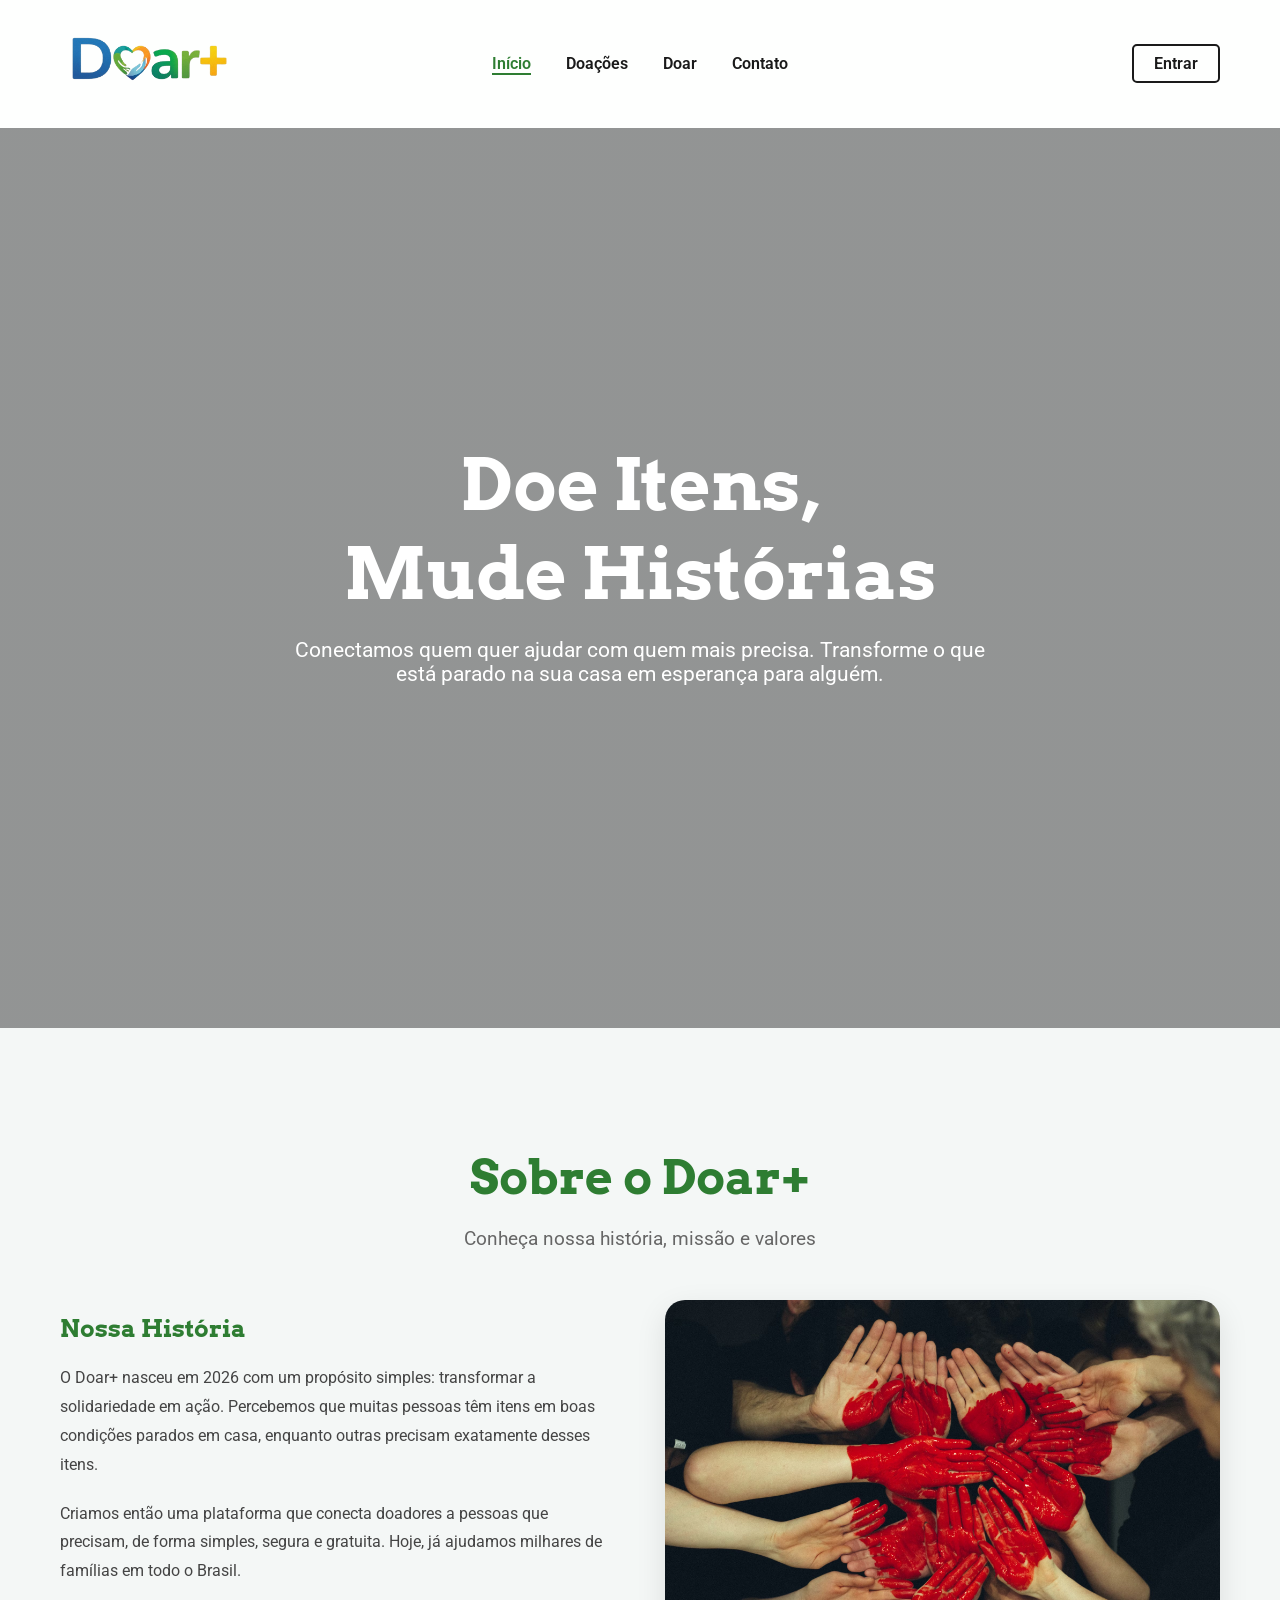
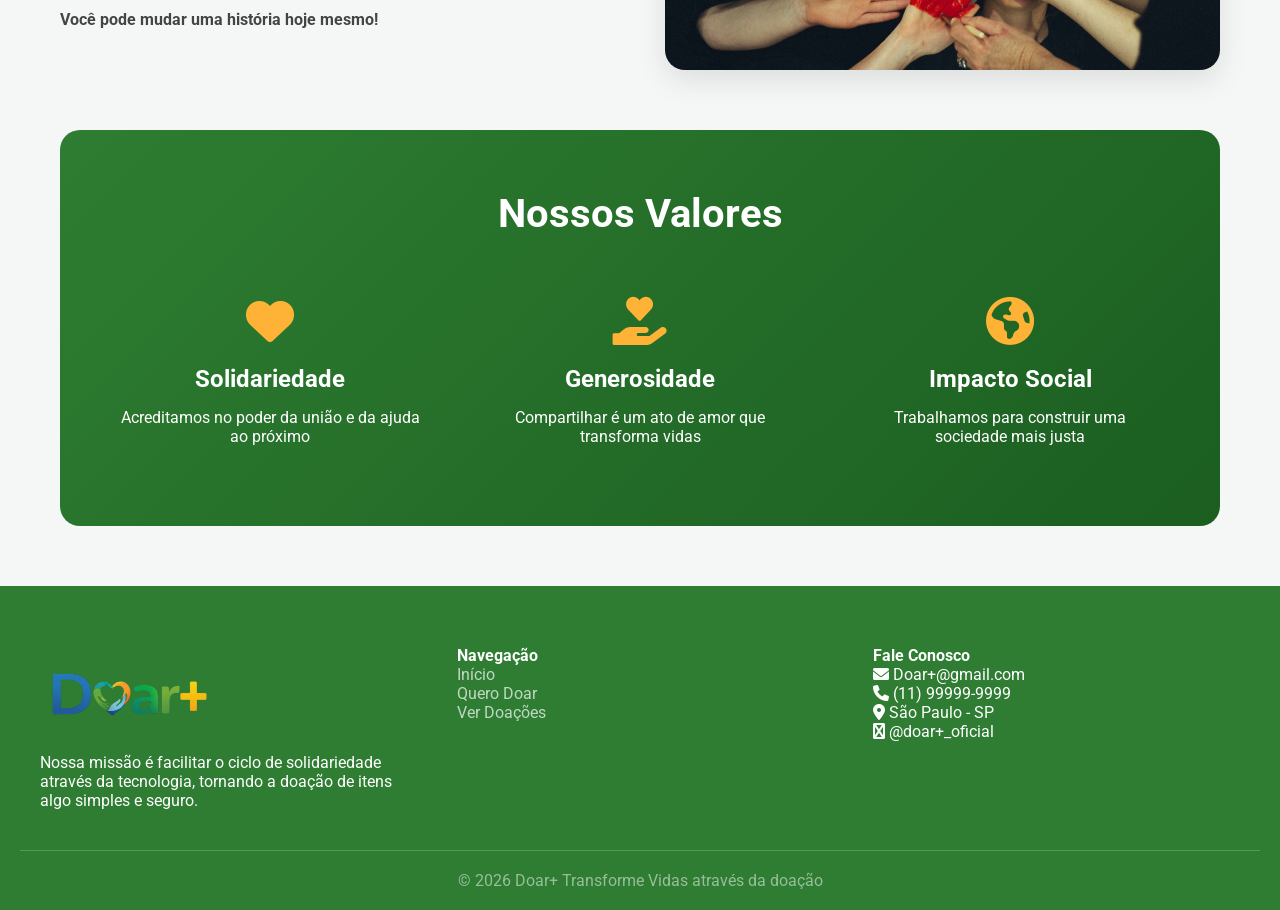
<file: index.html>
<!DOCTYPE html>
<html lang="pt-br">
<head>
    <meta charset="UTF-8">
    <meta name="viewport" content="width=device-width, initial-scale=1.0">
    <title>Doar+ | Sobre Nós</title>
    <link rel="preconnect" href="https://fonts.googleapis.com">
    <link rel="preconnect" href="https://fonts.gstatic.com" crossorigin>
    <link href="https://fonts.googleapis.com/css2?family=Arvo:wght@400;700&family=Roboto:wght@400;500;700&display=swap" rel="stylesheet">
    <link rel="stylesheet" href="https://cdnjs.cloudflare.com/ajax/libs/font-awesome/6.0.0/css/all.min.css">
    <link rel="stylesheet" href="css/global.css">
    <link rel="stylesheet" href="css/header.css">
    <link rel="stylesheet" href="css/footer.css">
    <link rel="stylesheet" href="css/componentes.css">
    <link rel="stylesheet" href="css/formularios.css">
    <link rel="stylesheet" href="css/paginas.css">
    <link rel="stylesheet" href="css/responsivo.css">
</head>
<body>
    <header class="header">
        <div class="container-header">
            <div class="logo-area">
                <a href="index.html"><img src="imagens/logoDoar.png" alt="Logo Doar+" class="minha-logo"></a>
            </div>
    
            <nav class="menu">
                <ul>
                    <li><a href="index.html" class="active">Início</a></li>
                    <li><a href="verdoações.html">Doações</a></li>
                    <li><a href="doar.html">Doar</a></li>
                    
                    <li><a href="contato.html">Contato</a></li>
                    
                </ul>
            </nav>
            <div class="acoes-header">
                <a href="login.html" class="btn-login-moderno">Entrar</a>
                
            </div>
        </div>
    </header>

    <section class="hero">
        <div class="hero-content">
            <h1>Doe Itens, <br>Mude Histórias</h1>
            <p>Conectamos quem quer ajudar com quem mais precisa. Transforme o que está parado na sua casa em esperança para alguém.</p>
           
        </div>
    </section>

    <main class="sobre-container">
        <div class="sobre-header">
            <h1>Sobre o Doar+</h1>
            <p>Conheça nossa história, missão e valores</p>
        </div>
    
        <div class="sobre-grid">
            <div class="sobre-texto">
                <h2>Nossa História</h2>
                <p>O Doar+ nasceu em 2026 com um propósito simples: transformar a solidariedade em ação. Percebemos que muitas pessoas têm itens em boas condições parados em casa, enquanto outras precisam exatamente desses itens.</p>
                <p>Criamos então uma plataforma que conecta doadores a pessoas que precisam, de forma simples, segura e gratuita. Hoje, já ajudamos milhares de famílias em todo o Brasil.</p>
                <p><strong>Você pode mudar uma história hoje mesmo!</strong></p>
            </div>
            <div class="sobre-imagem">
                <img src="imagens/coracaoMaos.avif" alt="Pessoas ajudando">
            </div>
        </div>
    
        <div class="valores">
            <h2>Nossos Valores</h2>
            <div class="valores-grid">
                <div class="valor-item">
                    <i class="fas fa-heart"></i>
                    <h3>Solidariedade</h3>
                    <p>Acreditamos no poder da união e da ajuda ao próximo</p>
                </div>
                <div class="valor-item">
                    <i class="fas fa-hand-holding-heart"></i>
                    <h3>Generosidade</h3>
                    <p>Compartilhar é um ato de amor que transforma vidas</p>
                </div>
                <div class="valor-item">
                    <i class="fas fa-globe-americas"></i>
                    <h3>Impacto Social</h3>
                    <p>Trabalhamos para construir uma sociedade mais justa</p>
                </div>
            </div>
            <a href="perfil.html" class="perfil-usuario"></a>
        </div>
    </main>

    <footer class="footer" id="contato-footer">
        <div class="container-footer">
            <div class="footer-info">
                <div class="logo-area">
                    <img src="imagens/logoDoar.png" alt="Logo Doar+" class="minha-logo">
                </div>
                <p>Nossa missão é facilitar o ciclo de solidariedade através da tecnologia, tornando a doação de itens algo simples e seguro.</p>
            </div>

            <div class="footer-links">
                <h4>Navegação</h4>
                <ul>
                    <li><a href="index.html">Início</a></li>
                    <li><a href="doar.html">Quero Doar</a></li>
                    <li><a href="verdoações.html">Ver Doações</a></li>
                    
                </ul>
            </div>

            <div class="footer-contact">
                <h4>Fale Conosco</h4>
                <p><i class="fas fa-envelope"></i> Doar+@gmail.com</p>
                <p><i class="fas fa-phone"></i> (11) 99999-9999</p>
                <p><i class="fas fa-map-marker-alt"></i> São Paulo - SP</p>
                <p><i class="fas fa-instagram"></i> @doar+_oficial</p>
            </div>
        </div>
        <div class="footer-bottom">
            <p>&copy; 2026 Doar+ Transforme Vidas através da doação</p>
        </div>
    </footer>
</body>
</html>
</file>
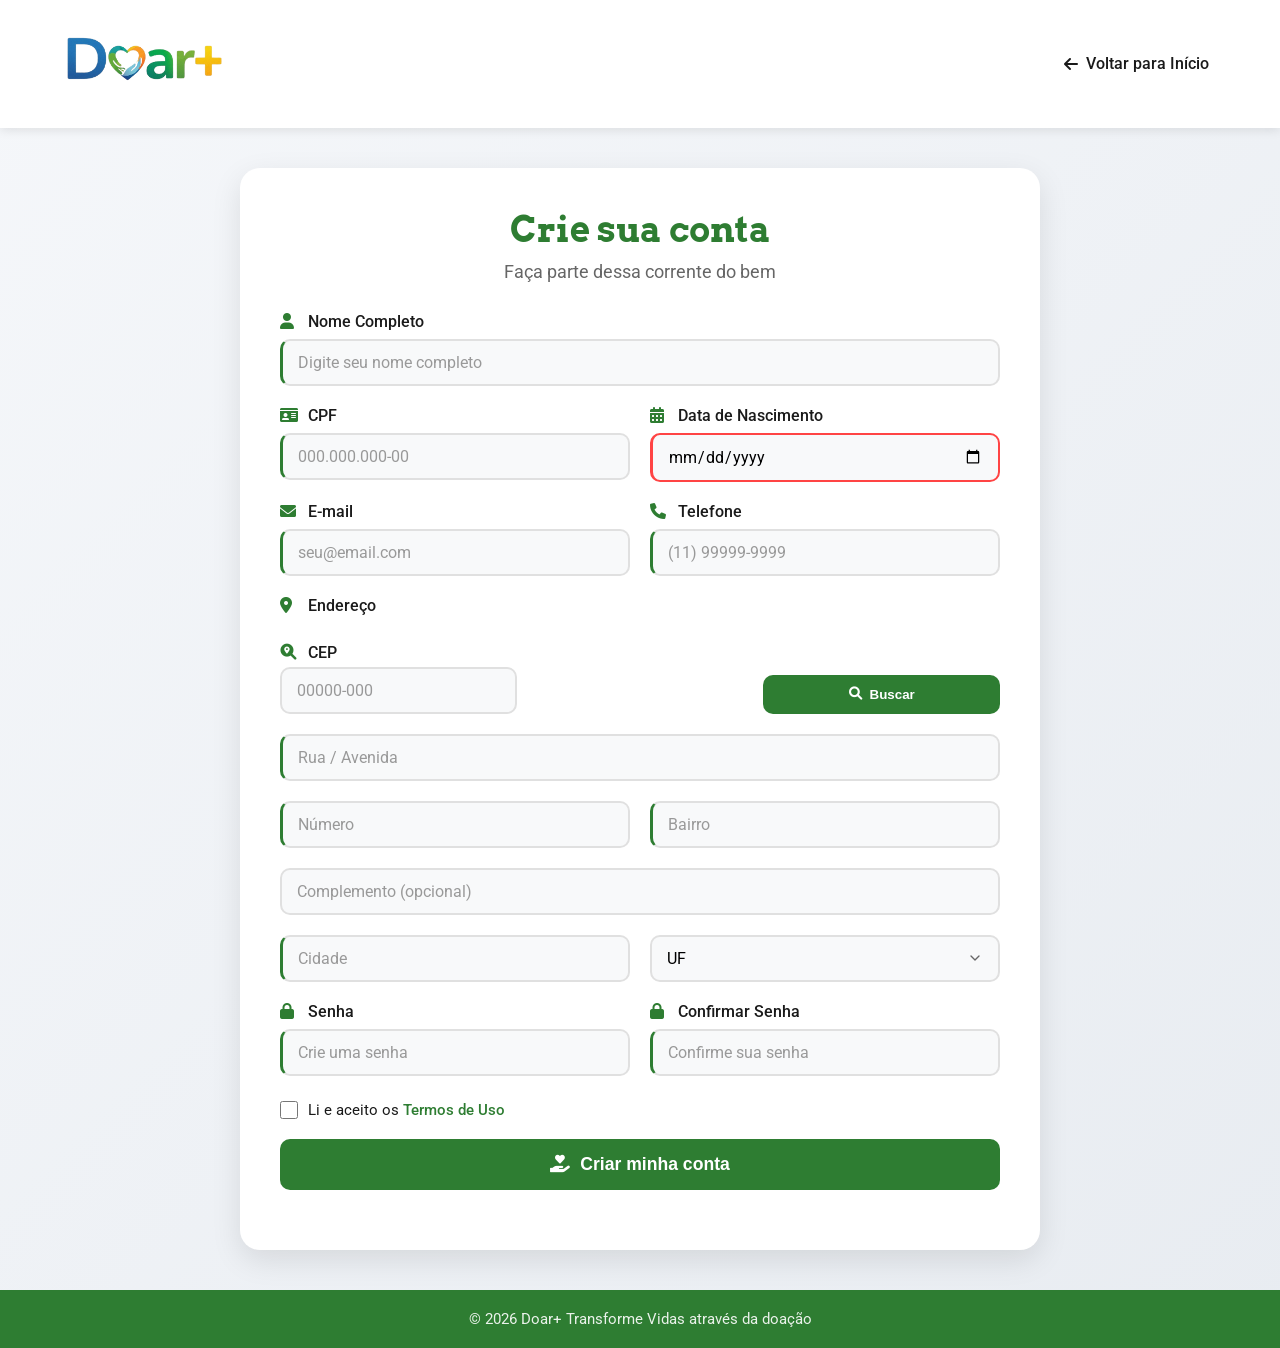
<file: cadastro.html>
<!DOCTYPE html>
<html lang="pt-br">
<head>
    <meta charset="UTF-8">
    <meta name="viewport" content="width=device-width, initial-scale=1.0">
    <title>Doar+ | Criar Conta</title>
    <link rel="preconnect" href="https://fonts.googleapis.com">
    <link rel="preconnect" href="https://fonts.gstatic.com" crossorigin>
    <link href="https://fonts.googleapis.com/css2?family=Arvo:wght@400;700&family=Roboto:wght@400;500;700&display=swap" rel="stylesheet">
    <link rel="stylesheet" href="https://cdnjs.cloudflare.com/ajax/libs/font-awesome/6.0.0/css/all.min.css">
    <link rel="stylesheet" href="css/global.css">
    <link rel="stylesheet" href="css/header.css">
    <link rel="stylesheet" href="css/footer.css">
    <link rel="stylesheet" href="css/componentes.css">
    <link rel="stylesheet" href="css/formularios.css">
    <link rel="stylesheet" href="css/paginas.css">
    <link rel="stylesheet" href="css/responsivo.css">
</head>
<body class="body-login">
    <header class="header-login">
        <div class="container-header-login">
            <a href="index.html" class="logo-area">
                <img src="imagens/logoDoar.png" alt="Logo Doar+" class="minha-logo">
            </a>
            <a href="index.html" class="btn-voltar-inicio">
                <i class="fas fa-arrow-left"></i> Voltar para Início
            </a>
        </div>
    </header>

    <main class="login-main">
        <div class="login-container">
            <div class="login-header">
                <h2>Crie sua conta</h2>
                <p>Faça parte dessa corrente do bem</p>
            </div>

            <!-- ID: formCadastro (usado para o evento de submit) -->
            <form class="login-form" id="formCadastro">
                <div class="form-grid">
                    <div class="form-group full-width">
                        <label for="nome"><i class="fas fa-user"></i> Nome Completo</label>
                        <input type="text" id="nome" placeholder="Digite seu nome completo" required>
                    </div>

                    <div class="form-group">
                        <label for="cpf"><i class="fas fa-id-card"></i> CPF</label>
                        <!-- ID: cpf (usado na máscara e na validação matemática) -->
                        <input type="text" id="cpf" placeholder="000.000.000-00" maxlength="14" required>
                    </div>

                    <div class="form-group">
                        <label for="nascimento"><i class="fas fa-calendar-alt"></i> Data de Nascimento</label>
                        <input type="date" id="nascimento" required>
                    </div>

                    <div class="form-group">
                        <label for="email"><i class="fas fa-envelope"></i> E-mail</label>
                        <input type="email" id="email" placeholder="seu@email.com" required>
                    </div>

                    <div class="form-group">
                        <label for="telefone"><i class="fas fa-phone"></i> Telefone</label>
                        <input type="tel" id="telefone" placeholder="(11) 99999-9999" required>
                    </div>

                    <div class="form-group full-width">
                        <label><i class="fas fa-map-marker-alt"></i> Endereço</label>
                    </div>

                    <div class="form-group full-width">
                        <div style="display: flex; gap: 10px; align-items: flex-end;">
                            <div style="flex: 2;">
                                <label for="cep" style="margin-bottom: 5px;"><i class="fas fa-search-location"></i> CEP</label>
                                <!-- ID: cep (usado para buscar na API ViaCEP) -->
                                <input type="text" id="cep" placeholder="00000-000" maxlength="9">
                            </div>
                            <div style="flex: 1;">
                                <!-- ID: btnBuscarCep -->
                                <button type="button" id="btnBuscarCep" class="btn-buscar-cep">
                                    <i class="fas fa-search"></i> Buscar
                                </button>
                            </div>
                        </div>
                    </div>

                    <!-- IDs: rua, numero, bairro, cidade, uf (preenchidos automaticamente pelo cep.js) -->
                    <div class="form-group full-width">
                        <input type="text" id="rua" placeholder="Rua / Avenida" required>
                    </div>

                    <div class="form-group">
                        <input type="text" id="numero" placeholder="Número" required>
                    </div>

                    <div class="form-group">
                        <input type="text" id="bairro" placeholder="Bairro" required>
                    </div>

                    <div class="form-group full-width">
                        <input type="text" id="complemento" placeholder="Complemento (opcional)">
                    </div>

                    <div class="form-group">
                        <input type="text" id="cidade" placeholder="Cidade" required>
                    </div>

                    <div class="form-group">
                        <select id="uf" required>
                            <option value="">UF</option>
                            <option value="AC">AC</option> <option value="AL">AL</option>
                            <option value="AP">AP</option> <option value="AM">AM</option>
                            <option value="BA">BA</option> <option value="CE">CE</option>
                            <option value="DF">DF</option> <option value="ES">ES</option>
                            <option value="GO">GO</option> <option value="MA">MA</option>
                            <option value="MT">MT</option> <option value="MS">MS</option>
                            <option value="MG">MG</option> <option value="PA">PA</option>
                            <option value="PB">PB</option> <option value="PR">PR</option>
                            <option value="PE">PE</option> <option value="PI">PI</option>
                            <option value="RJ">RJ</option> <option value="RN">RN</option>
                            <option value="RS">RS</option> <option value="RO">RO</option>
                            <option value="RR">RR</option> <option value="SC">SC</option>
                            <option value="SP">SP</option> <option value="SE">SE</option>
                            <option value="TO">TO</option>
                        </select>
                    </div>

                    <div class="form-group">
                        <label for="senha"><i class="fas fa-lock"></i> Senha</label>
                        <!-- ID: senha -->
                        <input type="password" id="senha" placeholder="Crie uma senha" required>
                    </div>

                    <div class="form-group">
                        <label for="confirmar-senha"><i class="fas fa-lock"></i> Confirmar Senha</label>
                        <!-- ID: confirmar-senha -->
                        <input type="password" id="confirmar-senha" placeholder="Confirme sua senha" required>
                    </div>
                </div>

                <div class="termos-group">
                    <input type="checkbox" id="termos" required>
                    <label for="termos">Li e aceito os <a href="#">Termos de Uso</a></label>
                </div>

                <button type="submit" class="btn-cadastro">
                    <i class="fas fa-hand-holding-heart"></i> Criar minha conta
                </button>
            </form>
        </div>
    </main>

    <footer class="footer-login">
        <div class="container-footer-login">
            <p>&copy; 2026 Doar+ Transforme Vidas através da doação</p>
        </div>
    </footer>

    <!-- Scripts carregados ao final para garantir que os IDs existam no DOM -->
    <script src="JS/cep.js"></script>
    <script src="JS/validacoes.js"></script>
</body>
</html>
</file>
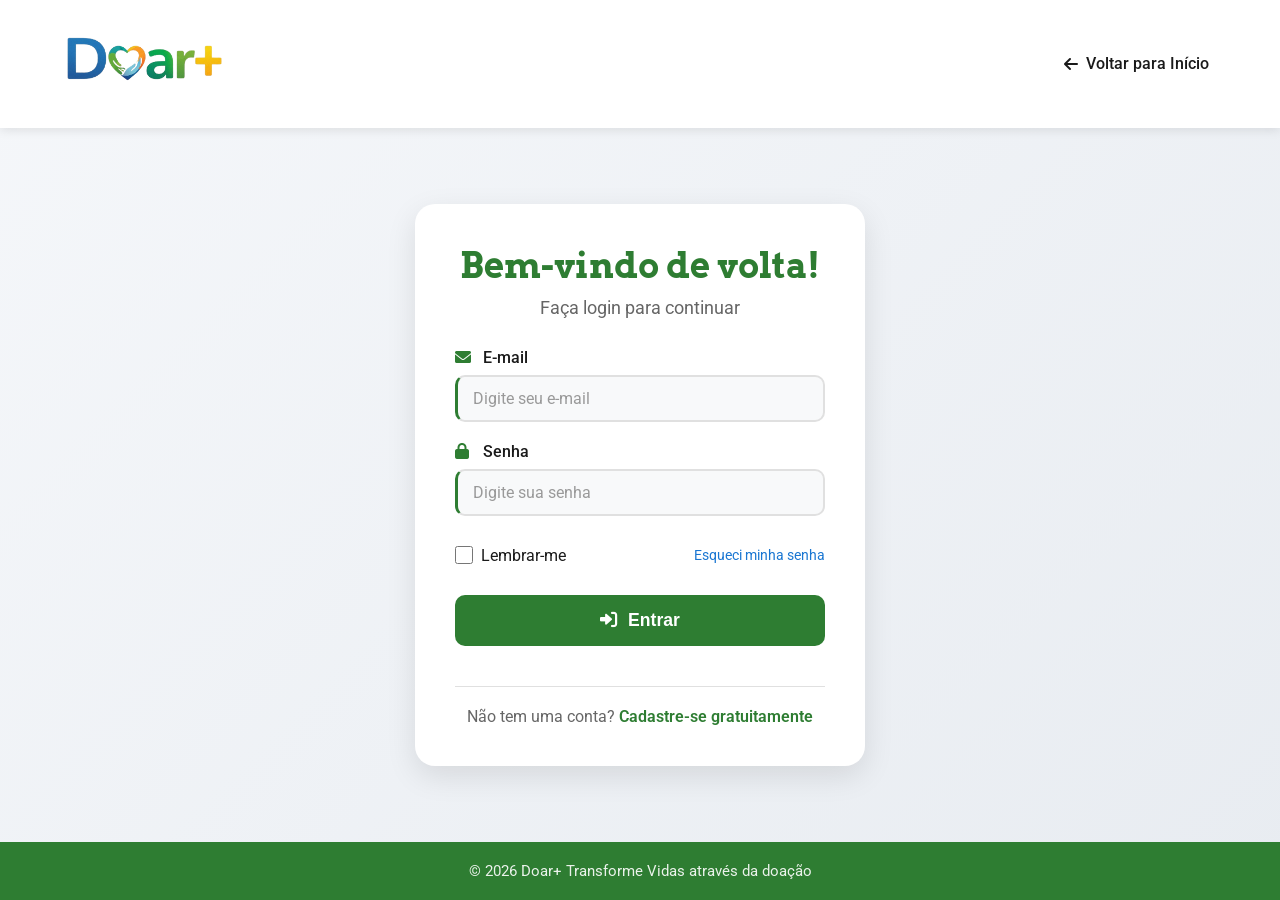
<file: login.html>
<!DOCTYPE html>
<html lang="pt-br">
<head>
    <meta charset="UTF-8">
    <meta name="viewport" content="width=device-width, initial-scale=1.0">
    <title>Doar+ | Entrar</title>
    <link rel="preconnect" href="https://fonts.googleapis.com">
    <link rel="preconnect" href="https://fonts.gstatic.com" crossorigin>
    <link href="https://fonts.googleapis.com/css2?family=Arvo:wght@400;700&family=Roboto:wght@400;500;700&display=swap" rel="stylesheet">
    <link rel="stylesheet" href="https://cdnjs.cloudflare.com/ajax/libs/font-awesome/6.0.0/css/all.min.css">
    <link rel="stylesheet" href="css/global.css">
    <link rel="stylesheet" href="css/header.css">
    <link rel="stylesheet" href="css/footer.css">
    <link rel="stylesheet" href="css/componentes.css">
    <link rel="stylesheet" href="css/formularios.css">
    <link rel="stylesheet" href="css/paginas.css">
    <link rel="stylesheet" href="css/responsivo.css">
</head>
<body class="body-login">
    <!-- Header simplificado -->
    <header class="header-login">
        <div class="container-header-login">
            <a href="index.html" class="logo-area">
                <img src="imagens/logoDoar.png" alt="Logo Doar+" class="minha-logo">
            </a>
            <a href="index.html" class="btn-voltar-inicio">
                <i class="fas fa-arrow-left"></i> Voltar para Início
            </a>
        </div>
    </header>

    <main class="login-main">
        <div class="login-container-simples">
            <div class="login-header">
                <h2>Bem-vindo de volta!</h2>
                <p>Faça login para continuar</p>
            </div>

            <form class="login-form-simples">
                <!-- E-mail -->
                <div class="form-group">
                    <label for="email">
                        <i class="fas fa-envelope"></i>
                        E-mail
                    </label>
                    <input type="email" id="email" placeholder="Digite seu e-mail" required>
                </div>

                <!-- Senha -->
                <div class="form-group">
                    <label for="senha">
                        <i class="fas fa-lock"></i>
                        Senha
                    </label>
                    <input type="password" id="senha" placeholder="Digite sua senha" required>
                </div>

                <!-- Lembrar-me e Esqueci senha -->
                <div class="login-opcoes">
                    <label class="checkbox-container">
                        <input type="checkbox"> 
                        <span>Lembrar-me</span>
                    </label>
                    <a href="#" class="esqueci-senha">Esqueci minha senha</a>
                </div>

                <!-- Botão de Login -->
                <button type="submit" class="btn-login">
                    <i class="fas fa-sign-in-alt"></i>
                    Entrar
                </button>

                <!-- Link para cadastro -->
                <div class="cadastro-link">
                    <p>Não tem uma conta? <a href="cadastro.html">Cadastre-se gratuitamente</a></p>
                </div>
            </form>
        </div>
    </main>

    <!-- Footer simplificado -->
    <footer class="footer-login">
        <div class="container-footer-login">
            <p>&copy; 2026 Doar+ Transforme Vidas através da doação</p>
        </div>
    </footer>
</body>
</html>
</file>
<file: css/global.css>
/* ===== VARIÁVEIS GLOBAIS ===== */
:root {
    --cor-primaria: #2e7d32;
    --cor-secundaria: #1565c0;
    --texto-escuro: #1a1a1a;
    --branco: #ffffff;
    --cinza-claro: #f4f7f6;
    --destaque-amarelo: #feb236;
    --verde-claro: #4caf50;
    --verde-escuro: #1b5e20;
    --cinza-input: #f8f9fa;
    --sombra-suave: 0 10px 30px rgba(0,0,0,0.1);
    --vermelho-erro: #ff4444;
    --azul-link: #1976d2;
}

/* ===== ESTILOS GERAIS ===== */
* {
    margin: 0;
    padding: 0;
    box-sizing: border-box;
}

body {
    margin: 0;
    font-family: 'Roboto', sans-serif;
    background-color: var(--cinza-claro);
}

/* ===== MENSAGENS DE ALERTA ===== */
.alert-sucesso {
    background: #4caf50;
    color: white;
    text-align: center;
    padding: 10px;
    position: fixed;
    top: 80px;
    width: 100%;
    z-index: 999;
}

.alert-erro {
    background: #ff4444;
    color: white;
    text-align: center;
    padding: 10px;
    position: fixed;
    top: 80px;
    width: 100%;
    z-index: 999;
}
</file>
<file: css/header.css>
/* ===== HEADER PRINCIPAL ===== */
.header {
    position: static;
    top: 0;
    left: 0;
    width: 100%;
    background: rgba(255, 255, 255, 0.95);
    z-index: 1000;
}

.container-header {
    max-width: 1200px;
    margin: auto;
    display: flex;
    align-items: center;
    justify-content: space-between;
    padding: 10px 20px;
    position: relative;
}

/* Logo */
.logo-area {
    cursor: pointer;
}

.logo-area .minha-logo {
    width: 180px;
    height: auto;
    cursor: pointer;
}

/* Menu Central */
.menu {
    position: absolute;
    left: 50%;
    transform: translateX(-50%);
}

.menu ul {
    list-style: none;
    display: flex;
    gap: 35px;
    margin: 0;
    padding: 0;
}

.menu a {
    text-decoration: none;
    color: var(--texto-escuro);
    font-weight: 600;
    transition: 0.3s;
    cursor: pointer;
}

.menu a:hover {
    color: var(--cor-primaria);
    transform: translateY(-2px);
    display: inline-block;
}

.menu a.active {
    color: var(--cor-primaria);
    border-bottom: 2px solid var(--cor-primaria);
}

/* Botões do Header */
.acoes-header {
    display: flex;
    align-items: center;
}

.foto-perfil-circulo {
    width: 60px;
    height: 60px;
    border-radius: 50%;
    object-fit: cover;
    border: 2px solid #fff;
}

.btn-login-moderno {
    text-decoration: none;
    color: var(--texto-escuro);
    border: 2px solid var(--texto-escuro);
    padding: 8px 20px;
    border-radius: 5px;
    font-weight: 600;
    transition: 0.3s;
    cursor: pointer;
}

.btn-login-moderno:hover {
    background: var(--texto-escuro);
    color: var(--branco);
}

.btn-cadastro-moderno {
    text-decoration: none;
    color: var(--branco);
    background: var(--cor-primaria);
    border: 2px solid var(--cor-primaria);
    padding: 8px 20px;
    border-radius: 5px;
    font-weight: 600;
    transition: 0.3s;
    cursor: pointer;
}

.btn-cadastro-moderno:hover {
    background: var(--verde-escuro);
    border-color: var(--verde-escuro);
    transform: translateY(-2px);
    box-shadow: 0 5px 15px rgba(46, 125, 50, 0.3);
}

/* Header do Login */
.header-login {
    background: var(--branco);
    box-shadow: 0 2px 10px rgba(0,0,0,0.1);
    padding: 10px 0;
}

.header-login img {
    width: 180px;
    height: auto;
}

.container-header-login {
    max-width: 1200px;
    margin: 0 auto;
    padding: 0 15px;
    display: flex;
    align-items: center;
}

.btn-voltar-inicio {
    display: flex;
    align-items: center;
    gap: 8px;
    text-decoration: none;
    color: var(--texto-escuro);
    font-weight: 500;
    padding: 8px 16px;
    border-radius: 5px;
    transition: 0.3s;
    cursor: pointer;
    margin-left: auto;
}

.btn-voltar-inicio:hover {
    background: var(--cinza-claro);
    color: var(--cor-primaria);
}
</file>
<file: css/footer.css>
/* ===== FOOTER PRINCIPAL ===== */
.footer {
    background-color: var(--cor-primaria);
    color: var(--branco);
    padding: 60px 20px 20px;
}

.container-footer {
    max-width: 1200px;
    margin: 0 auto;
    display: grid;
    grid-template-columns: repeat(3, 1fr);
    gap: 50px;
}

.footer .logo-text { 
    color: var(--branco); 
}

.footer-links ul { 
    list-style: none; 
    padding: 0; 
}

.footer-links a {
    text-decoration: none;
    color: rgba(255, 255, 255, 0.7);
    transition: 0.3s;
    display: inline-block;
    cursor: pointer;
}

.footer-links a:hover {
    color: var(--destaque-amarelo);
    padding-left: 10px;
}

.footer-bottom {
    margin-top: 40px;
    padding-top: 20px;
    border-top: 1px solid rgba(255,255,255,0.2);
    text-align: center;
    color: rgba(255,255,255,0.5);
}

/* Footer do Login */
.footer-login {
    background: var(--cor-primaria);
    color: var(--branco);
    padding: 20px;
    text-align: center;
}

.container-footer-login {
    max-width: 1200px;
    margin: 0 auto;
}

.footer-login p {
    margin: 0;
    opacity: 0.9;
    font-size: 0.95rem;
}
</file>
<file: css/componentes.css>
/* ===== BOTÕES PRINCIPAIS ===== */
.btn-principal {
    padding: 15px 35px;
    text-decoration: none;
    font-weight: bold;
    border-radius: 5px;
    transition: 0.3s;
    background: var(--cor-primaria);
    color: var(--branco);
    cursor: pointer;
}

.btn-principal:hover {
    background: #1b5e20;
    transform: scale(1.05);
}

.btn-secundario {
    padding: 15px 35px;
    text-decoration: none;
    font-weight: bold;
    border-radius: 5px;
    transition: 0.3s;
    background: transparent;
    border: 2px solid var(--branco);
    color: var(--branco);
    cursor: pointer;
}

.btn-secundario:hover {
    background: var(--branco);
    color: var(--texto-escuro);
}

.btn-doacoes {
    padding: 15px 35px;
    text-decoration: none;
    font-weight: bold;
    border-radius: 5px;
    transition: 0.3s;
    background: var(--azul-link);
    color: var(--branco);
    border: 2px solid var(--azul-link);
    cursor: pointer;
}

.btn-doacoes:hover {
    background: #0d47a1;
    border-color: #0d47a1;
    transform: scale(1.05);
}

/* Botão de busca CEP */
.btn-buscar-cep {
    background: var(--cor-primaria);
    color: var(--branco);
    border: none;
    padding: 12px 20px;
    border-radius: 10px;
    font-weight: 600;
    cursor: pointer;
    transition: all 0.3s;
    width: 100%;
    display: flex;
    align-items: center;
    justify-content: center;
    gap: 8px;
}

.btn-buscar-cep:hover {
    background: var(--verde-escuro);
    transform: translateY(-2px);
    box-shadow: 0 5px 15px rgba(46, 125, 50, 0.3);
}

.btn-buscar-cep:disabled {
    background: #999;
    cursor: not-allowed;
    transform: none;
}

/* ===== CARDS DE DOAÇÕES ===== */
.doacoes-grid {
    display: grid;
    grid-template-columns: repeat(3, 1fr);
    gap: 25px;
}

.card-doacao {
    background: var(--branco);
    border-radius: 15px;
    overflow: hidden;
    box-shadow: var(--sombra-suave);
    transition: 0.3s;
    position: relative;
    cursor: pointer;
}

.card-doacao:hover {
    transform: translateY(-5px);
    box-shadow: 0 15px 40px rgba(0,0,0,0.15);
}

.card-imagem {
    height: 200px;
    background: #e0e0e0;
    position: relative;
    overflow: hidden;
}

.card-imagem img {
    width: 100%;
    height: 100%;
    object-fit: cover;
    transition: 0.3s;
    cursor: pointer;
}

.card-doacao:hover .card-imagem img {
    transform: scale(1.1);
}

.card-categoria {
    position: absolute;
    top: 10px;
    right: 10px;
    background: var(--cor-primaria);
    color: var(--branco);
    padding: 5px 12px;
    border-radius: 20px;
    font-size: 0.8rem;
    font-weight: 600;
    z-index: 1;
    cursor: default;
}

.card-conteudo {
    padding: 20px;
}

.card-titulo {
    font-size: 1.2rem;
    font-weight: 600;
    color: var(--texto-escuro);
    margin-bottom: 10px;
    cursor: pointer;
}

.card-descricao {
    color: #666;
    font-size: 0.9rem;
    margin-bottom: 15px;
    line-height: 1.5;
    display: -webkit-box;
    -webkit-line-clamp: 2;
    -webkit-box-orient: vertical;
    overflow: hidden;
    cursor: pointer;
}

.card-info {
    display: flex;
    gap: 15px;
    margin-bottom: 15px;
    font-size: 0.9rem;
    color: #888;
    cursor: pointer;
}

.card-info i {
    color: var(--cor-primaria);
    width: 16px;
}

.card-footer {
    display: flex;
    justify-content: space-between;
    align-items: center;
    border-top: 1px solid #e0e0e0;
    padding-top: 15px;
}

.card-doador {
    display: flex;
    align-items: center;
    gap: 8px;
    font-size: 0.9rem;
    color: #666;
    cursor: pointer;
}

.card-doador i {
    color: var(--cor-primaria);
}

.btn-interessado {
    background: var(--cor-primaria);
    color: var(--branco);
    border: none;
    padding: 8px 18px;
    border-radius: 8px;
    font-size: 0.9rem;
    font-weight: 600;
    cursor: pointer;
    transition: 0.3s;
    display: flex;
    align-items: center;
    gap: 5px;
}

.btn-interessado:hover {
    background: var(--verde-escuro);
    transform: scale(1.05);
}

/* ===== FILTROS ===== */
.filtros {
    display: flex;
    gap: 15px;
    margin-bottom: 30px;
    flex-wrap: wrap;
}

.filtros select,
.filtros input {
    padding: 12px 15px;
    border: 2px solid #e0e0e0;
    border-radius: 8px;
    font-size: 1rem;
    flex: 1;
    min-width: 200px;
    font-family: 'Roboto', sans-serif;
    cursor: pointer;
}

.filtros select:focus,
.filtros input:focus {
    outline: none;
    border-color: var(--cor-primaria);
}

.filtros button {
    padding: 12px 25px;
    background: var(--cor-primaria);
    color: var(--branco);
    border: none;
    border-radius: 8px;
    cursor: pointer;
    transition: 0.3s;
    display: flex;
    align-items: center;
    gap: 8px;
    font-weight: 600;
    font-size: 1rem;
}

.filtros button:hover {
    background: var(--verde-escuro);
    transform: translateY(-2px);
}
</file>
<file: css/formularios.css>
/* ===== PÁGINAS DE LOGIN/CADASTRO ===== */
.body-login {
    min-height: 100vh;
    display: flex;
    flex-direction: column;
    background: linear-gradient(135deg, #f5f7fa 0%, #e8ecf1 100%);
    margin: 0;
}

.login-main {
    flex: 1;
    display: flex;
    align-items: center;
    justify-content: center;
    padding: 40px 20px;
}

.login-container {
    background: var(--branco);
    border-radius: 20px;
    box-shadow: var(--sombra-suave);
    max-width: 800px;
    width: 100%;
    padding: 40px;
}

.login-container-simples {
    background: var(--branco);
    border-radius: 20px;
    box-shadow: var(--sombra-suave);
    max-width: 450px;
    width: 100%;
    padding: 40px;
}

.login-header {
    text-align: center;
    margin-bottom: 30px;
}

.login-header h2 {
    font-family: 'Arvo', serif;
    font-size: 2.2rem;
    color: var(--cor-primaria);
    margin: 0 0 10px;
}

.login-header p {
    color: #666;
    font-size: 1.1rem;
    margin: 0;
}

/* Grids dos Formulários */
.form-grid {
    display: grid;
    grid-template-columns: 1fr 1fr;
    gap: 20px;
}

.login-form-simples {
    display: flex;
    flex-direction: column;
    gap: 20px;
}

/* Grupos de Formulário */
.form-group {
    display: flex;
    flex-direction: column;
}

.form-group.full-width {
    grid-column: span 2;
}

.form-group label {
    margin-bottom: 8px;
    font-weight: 500;
    color: var(--texto-escuro);
    display: flex;
    align-items: center;
    gap: 8px;
    cursor: pointer;
}

.form-group label i {
    color: var(--cor-primaria);
    width: 20px;
}

.form-group input,
.form-group textarea,
.form-group select {
    padding: 12px 15px;
    border: 2px solid #e0e0e0;
    border-radius: 10px;
    font-size: 1rem;
    transition: all 0.3s;
    background: var(--cinza-input);
    font-family: 'Roboto', sans-serif;
}

.form-group input:hover,
.form-group textarea:hover,
.form-group select:hover {
    border-color: var(--verde-claro);
}

.form-group input:focus,
.form-group textarea:focus,
.form-group select:focus {
    outline: none;
    border-color: var(--cor-primaria);
    box-shadow: 0 0 0 3px rgba(46, 125, 50, 0.1);
}

.form-group input::placeholder,
.form-group textarea::placeholder {
    color: #999;
}

.form-group textarea {
    resize: vertical;
    min-height: 120px;
}

.form-group select {
    cursor: pointer;
    appearance: none;
    background-image: url("data:image/svg+xml;charset=UTF-8,%3csvg xmlns='http://www.w3.org/2000/svg' viewBox='0 0 24 24' fill='none' stroke='%23666' stroke-width='2' stroke-linecap='round' stroke-linejoin='round'%3e%3cpolyline points='6 9 12 15 18 9'%3e%3c/polyline%3e%3c/svg%3e");
    background-repeat: no-repeat;
    background-position: right 15px center;
    background-size: 16px;
}

/* Validação */
.form-group input:required {
    border-left: 3px solid var(--cor-primaria);
}

.form-group input:invalid:not(:placeholder-shown) {
    border-color: var(--vermelho-erro);
}

.form-group input:valid:not(:placeholder-shown) {
    border-color: var(--verde-claro);
}

/* Opções do Login */
.login-opcoes {
    display: flex;
    justify-content: space-between;
    align-items: center;
    margin: 10px 0;
}

.checkbox-container {
    display: flex;
    align-items: center;
    gap: 8px;
    cursor: pointer;
    color: var(--texto-escuro);
}

.checkbox-container input[type="checkbox"] {
    width: 18px;
    height: 18px;
    cursor: pointer;
}

.esqueci-senha {
    color: var(--azul-link);
    text-decoration: none;
    font-size: 0.9rem;
    transition: 0.3s;
    cursor: pointer;
}

.esqueci-senha:hover {
    color: var(--cor-primaria);
    text-decoration: underline;
}

/* Botões de Login e Cadastro */
.btn-login {
    width: 100%;
    padding: 15px;
    background: var(--cor-primaria);
    color: var(--branco);
    border: none;
    border-radius: 10px;
    font-size: 1.1rem;
    font-weight: 600;
    display: flex;
    align-items: center;
    justify-content: center;
    gap: 10px;
    cursor: pointer;
    transition: all 0.3s;
}

.btn-login:hover {
    background: var(--verde-escuro);
    transform: translateY(-2px);
    box-shadow: 0 5px 15px rgba(46, 125, 50, 0.3);
}

.btn-cadastro {
    width: 100%;
    padding: 15px;
    background: var(--cor-primaria);
    color: var(--branco);
    border: none;
    border-radius: 10px;
    font-size: 1.1rem;
    font-weight: 600;
    display: flex;
    align-items: center;
    justify-content: center;
    gap: 10px;
    cursor: pointer;
    transition: all 0.3s;
    margin-bottom: 20px;
}

.btn-cadastro:hover {
    background: var(--verde-escuro);
    transform: translateY(-2px);
    box-shadow: 0 5px 15px rgba(46, 125, 50, 0.3);
}

/* Termos e Condições */
.termos-group {
    margin: 25px 0 20px;
    display: flex;
    align-items: center;
    gap: 10px;
}

.termos-group input[type="checkbox"] {
    width: 18px;
    height: 18px;
    cursor: pointer;
}

.termos-group label {
    color: var(--texto-escuro);
    font-size: 0.95rem;
    cursor: pointer;
}

.termos-group a {
    color: var(--cor-primaria);
    text-decoration: none;
    font-weight: 500;
    cursor: pointer;
}

.termos-group a:hover {
    text-decoration: underline;
}

/* Links */
.cadastro-link {
    text-align: center;
    margin-top: 20px;
    padding-top: 20px;
    border-top: 1px solid #e0e0e0;
}

.cadastro-link p {
    color: #666;
    margin: 0;
}

.cadastro-link a {
    color: var(--cor-primaria);
    text-decoration: none;
    font-weight: 600;
    cursor: pointer;
}

.cadastro-link a:hover {
    text-decoration: underline;
}

.login-options {
    text-align: center;
    border-top: 1px solid #e0e0e0;
    padding-top: 20px;
}

.login-options p {
    color: #666;
    margin: 0;
}

.login-options a {
    color: var(--cor-primaria);
    text-decoration: none;
    font-weight: 600;
    cursor: pointer;
}

.login-options a:hover {
    text-decoration: underline;
}

/* ===== PÁGINA DOAR ===== */
.doar-container {
    max-width: 800px;
    margin: 120px auto 60px;
    padding: 0 20px;
}

.doar-header {
    text-align: center;
    margin-bottom: 40px;
}

.doar-header h1 {
    font-family: 'Arvo', serif;
    font-size: 2.5rem;
    color: var(--cor-primaria);
    margin-bottom: 10px;
}

.doar-header p {
    color: #666;
    font-size: 1.1rem;
}

.doar-form {
    background: var(--branco);
    border-radius: 20px;
    box-shadow: var(--sombra-suave);
    padding: 40px;
}

.categoria-opcoes {
    display: grid;
    grid-template-columns: repeat(3, 1fr);
    gap: 15px;
    margin-top: 10px;
}

.categoria-item {
    display: flex;
    align-items: center;
    gap: 8px;
    padding: 10px;
    border: 2px solid #e0e0e0;
    border-radius: 10px;
    cursor: pointer;
    transition: 0.3s;
}

.categoria-item:hover {
    border-color: var(--cor-primaria);
    background: #f5f5f5;
}

.categoria-item input[type="radio"] {
    width: 18px;
    height: 18px;
    accent-color: var(--cor-primaria);
    cursor: pointer;
}

.chat-option {
    background: #f8f9fa;
    border-radius: 10px;
    padding: 15px;
    margin-top: 20px;
    display: flex;
    align-items: center;
    gap: 15px;
}

.chat-option i {
    font-size: 2rem;
    color: var(--cor-primaria);
}

.btn-anunciar {
    width: 100%;
    padding: 15px;
    background: var(--cor-primaria);
    color: var(--branco);
    border: none;
    border-radius: 10px;
    font-size: 1.2rem;
    font-weight: 600;
    display: flex;
    align-items: center;
    justify-content: center;
    gap: 10px;
    cursor: pointer;
    transition: 0.3s;
    margin-top: 30px;
}

.btn-anunciar:hover {
    background: var(--verde-escuro);
    transform: translateY(-3px);
    box-shadow: var(--sombra-suave);
}

/* ===== PÁGINA CONTATO ===== */
.contato-container {
    max-width: 1200px;
    margin: 120px auto 60px;
    padding: 0 20px;
}

.contato-header {
    text-align: center;
    margin-bottom: 50px;
}

.contato-header h1 {
    font-family: 'Arvo', serif;
    font-size: 2.5rem;
    color: var(--cor-primaria);
    margin-bottom: 10px;
}

.contato-header p {
    color: #666;
    font-size: 1.1rem;
}

.contato-grid {
    display: grid;
    grid-template-columns: 1fr 1fr;
    gap: 50px;
}

.contato-info {
    background: var(--branco);
    border-radius: 20px;
    padding: 40px;
    box-shadow: var(--sombra-suave);
}

.contato-info h2 {
    font-family: 'Arvo', serif;
    color: var(--cor-primaria);
    margin-bottom: 30px;
}

.info-item {
    display: flex;
    gap: 20px;
    margin-bottom: 30px;
    align-items: flex-start;
    cursor: pointer;
}

.info-item i {
    font-size: 2rem;
    color: var(--cor-primaria);
    width: 40px;
}

.info-item h3 {
    margin: 0 0 5px;
    color: var(--texto-escuro);
}

.info-item p {
    margin: 0;
    color: #666;
}

.contato-form {
    background: var(--branco);
    border-radius: 20px;
    padding: 40px;
    box-shadow: var(--sombra-suave);
}

.contato-form h2 {
    font-family: 'Arvo', serif;
    color: var(--cor-primaria);
    margin-bottom: 30px;
}

.btn-enviar {
    width: 100%;
    padding: 15px;
    background: var(--cor-primaria);
    color: var(--branco);
    border: none;
    border-radius: 10px;
    font-size: 1.1rem;
    font-weight: 600;
    display: flex;
    align-items: center;
    justify-content: center;
    gap: 10px;
    cursor: pointer;
    transition: 0.3s;
}

.btn-enviar:hover {
    background: var(--verde-escuro);
    transform: translateY(-3px);
    box-shadow: var(--sombra-suave);
}

.mapa {
    margin-top: 50px;
    border-radius: 20px;
    overflow: hidden;
    box-shadow: var(--sombra-suave);
    cursor: pointer;
}
</file>
<file: css/paginas.css>
/* ===== HERO SECTION (PÁGINA INICIAL) ===== */
.hero {
    height: 100vh;
    background: linear-gradient(rgba(0,0,0,0.4), rgba(0,0,0,0.4)), 
                url('https://images.unsplash.com/photo-1488521787991-ed7bbaae773c?q=80&w=2070&auto=format&fit=crop') no-repeat center center/cover;
    display: flex;
    align-items: center;
    justify-content: center;
    text-align: center;
}

.hero-content h1 {
    font-family: 'Arvo', serif;
    font-size: 4.5rem;
    color: var(--branco);
    margin-bottom: 20px;
}

.hero-content p {
    font-size: 1.3rem;
    color: var(--branco);
    max-width: 700px;
    margin: 0 auto 30px;
}

.hero-btns {
    display: flex;
    gap: 20px;
    justify-content: center;
}

/* ===== PÁGINA SOBRE ===== */
.sobre-container {
    max-width: 1200px;
    margin: 120px auto 60px;
    padding: 0 20px;
}

.sobre-header {
    text-align: center;
    margin-bottom: 50px;
}

.sobre-header h1 {
    font-family: 'Arvo', serif;
    font-size: 3rem;
    color: var(--cor-primaria);
    margin-bottom: 20px;
}

.sobre-header p {
    font-size: 1.2rem;
    color: #666;
    max-width: 800px;
    margin: 0 auto;
}

.sobre-grid {
    display: grid;
    grid-template-columns: 1fr 1fr;
    gap: 50px;
    align-items: center;
    margin-bottom: 60px;
}

.sobre-texto h2 {
    font-family: 'Arvo', serif;
    color: var(--cor-primaria);
    margin-bottom: 20px;
}

.sobre-texto p {
    line-height: 1.8;
    color: #444;
    margin-bottom: 20px;
}

.sobre-imagem {
    width: 100%;
    border-radius: 20px;
    overflow: hidden;
    box-shadow: var(--sombra-suave);
    cursor: pointer;
}

.sobre-imagem img {
    width: 100%;
    height: auto;
    display: block;
    transition: transform 0.3s;
    cursor: pointer;
}

.sobre-imagem img:hover {
    transform: scale(1.05);
}

/* ===== VALORES ===== */
.valores {
    background: linear-gradient(135deg, var(--cor-primaria) 0%, var(--verde-escuro) 100%);
    color: var(--branco);
    padding: 60px 40px;
    border-radius: 20px;
    margin-bottom: 60px;
}

.valores h2 {
    text-align: center;
    font-size: 2.5rem;
    margin-bottom: 40px;
}

.valores-grid {
    display: grid;
    grid-template-columns: repeat(3, 1fr);
    gap: 30px;
}

.valor-item {
    text-align: center;
    padding: 20px;
    cursor: default;
}

.valor-item i {
    font-size: 3rem;
    margin-bottom: 20px;
    color: var(--destaque-amarelo);
}

.valor-item h3 {
    font-size: 1.5rem;
    margin-bottom: 15px;
}

/* ===== PÁGINA VER DOAÇÕES ===== */
.doacoes-container {
    max-width: 1200px;
    margin: 120px auto 60px;
    padding: 0 20px;
}

.doacoes-header {
    text-align: center;
    margin-bottom: 50px;
}

.doacoes-header h1 {
    font-family: 'Arvo', serif;
    font-size: 2.5rem;
    color: var(--cor-primaria);
    margin-bottom: 10px;
}

.doacoes-header p {
    color: #666;
    font-size: 1.1rem;
}
</file>
<file: css/responsivo.css>
/* ===== RESPONSIVIDADE ===== */
@media (max-width: 992px) {
    .doacoes-grid,
    .valores-grid {
        grid-template-columns: repeat(2, 1fr);
    }
    
    .contato-grid {
        grid-template-columns: 1fr;
    }
}

@media (max-width: 768px) {
    /* Ajustes gerais */
    .menu {
        position: static;
        transform: none;
        margin: 10px 0;
    }
    
    .menu ul {
        gap: 20px;
        flex-wrap: wrap;
        justify-content: center;
    }
    
    .container-header {
        flex-direction: column;
        gap: 15px;
    }
    
    .acoes-header {
        width: 100%;
        justify-content: center;
    }
    
    /* Ajustes hero */
    .hero-content h1 {
        font-size: 3rem;
    }
    
    /* Ajustes grid */
    .sobre-grid {
        grid-template-columns: 1fr;
    }
    
    .doacoes-grid,
    .valores-grid {
        grid-template-columns: 1fr;
    }
    
    .categoria-opcoes {
        grid-template-columns: repeat(2, 1fr);
    }
    
    /* Ajustes containers */
    .doacoes-container,
    .sobre-container,
    .contato-container,
    .doar-container {
        margin: 100px auto 40px;
    }
    
    .doacoes-header h1,
    .sobre-header h1,
    .contato-header h1,
    .doar-header h1 {
        font-size: 2rem;
    }
    
    /* Ajustes login/cadastro */
    .login-container,
    .login-container-simples {
        padding: 30px 20px;
    }
    
    .form-grid {
        grid-template-columns: 1fr;
    }
    
    .form-group.full-width {
        grid-column: span 1;
    }
    
    .login-header h2 {
        font-size: 1.8rem;
    }
    
    .container-header-login {
        flex-direction: column;
        gap: 10px;
    }
}

@media (max-width: 576px) {
    .hero-btns {
        flex-direction: column;
        align-items: center;
    }
    
    .filtros {
        flex-direction: column;
    }
    
    .filtros select,
    .filtros input,
    .filtros button {
        width: 100%;
    }
    
    .categoria-opcoes {
        grid-template-columns: 1fr;
    }
}

@media (max-width: 480px) {
    /* Ajustes hero */
    .hero-content h1 {
        font-size: 2.5rem;
    }
    
    .hero-content p {
        font-size: 1rem;
    }
    
    /* Ajustes login/cadastro */
    .login-container,
    .login-container-simples {
        padding: 20px 15px;
    }
    
    .btn-login,
    .btn-cadastro,
    .btn-anunciar,
    .btn-enviar {
        padding: 12px;
        font-size: 1rem;
    }
    
    .login-opcoes {
        flex-direction: column;
        gap: 10px;
        align-items: flex-start;
    }
    
    /* Ajustes footer */
    .container-footer {
        grid-template-columns: 1fr;
        gap: 30px;
    }
    
    /* Ajustes cards */
    .card-doacao {
        margin: 0 10px;
    }
    
    .info-item {
        flex-direction: column;
        gap: 10px;
    }
}

@keyframes pulse {
    0% { opacity: 1; }
    50% { opacity: 0.5; }
    100% { opacity: 1; }
}
</file>
